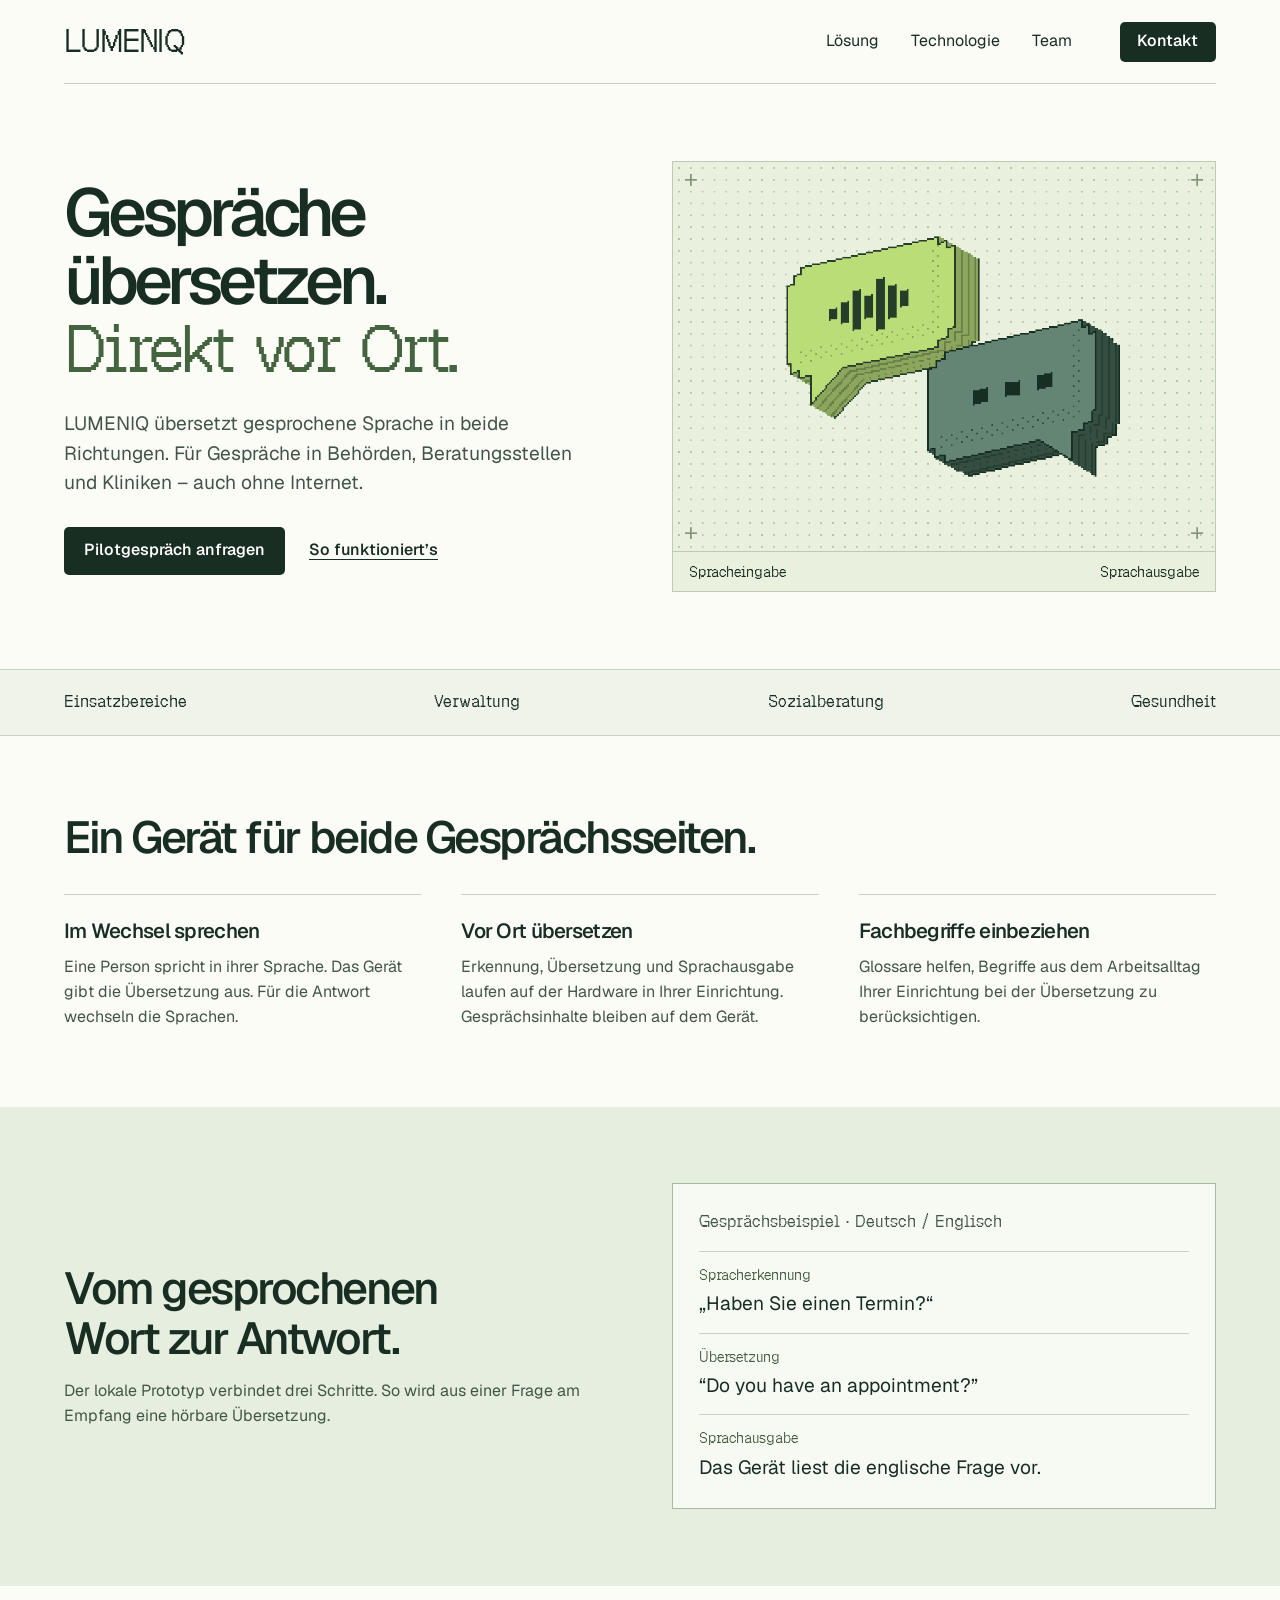
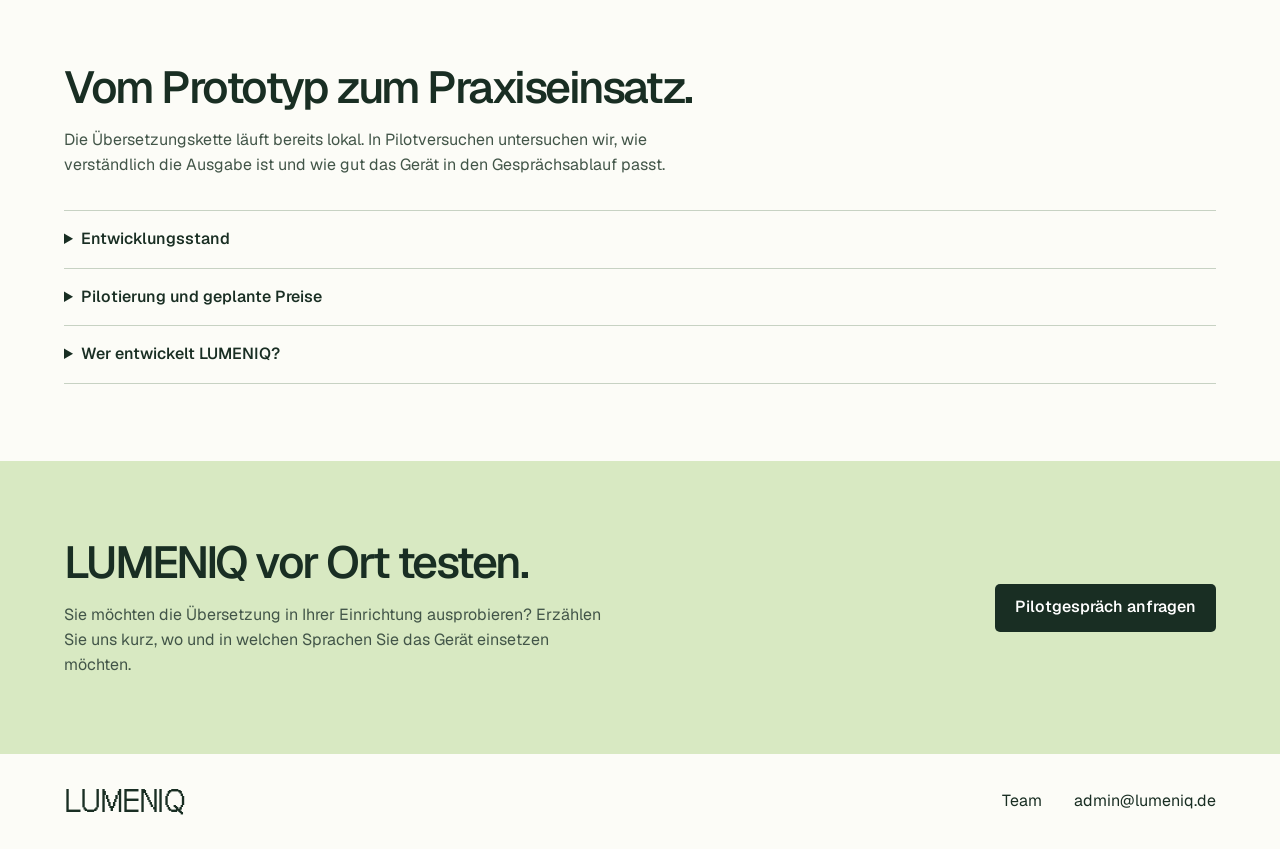
<file: index.html>
<!doctype html>
<html lang="de">
<head>
  <meta charset="utf-8">
  <meta name="viewport" content="width=device-width, initial-scale=1">
  <title>LUMENIQ | Lokale Live-Übersetzung</title>
  <meta name="description" content="Gespräche in Verwaltung, Beratung und Gesundheit direkt auf dem Gerät übersetzen. LUMENIQ und die Pilotierung kennenlernen.">
  <link rel="preload" href="assets/fonts/GeistPixel-Square.woff2" as="font" type="font/woff2" crossorigin>
  <link rel="stylesheet" href="styles.css">
  <script src="site.js" defer></script>
</head>
<body>
<a class="skip" href="#inhalt">Zum Inhalt</a>
<header class="wrap mast">
  <a class="brand" href="#hero">LUMENIQ</a>
  <nav aria-label="Hauptnavigation">
    <a href="#loesung">Lösung</a>
    <a href="#technologie">Technologie</a>
    <a href="team.html">Team</a>
  </nav>
  <a class="button compact" href="#kontakt">Kontakt</a>
</header>
<main id="inhalt">
<section class="wrap hero" id="hero">
  <div><h1>Gespräche übersetzen.<br><em>Direkt vor Ort.</em></h1>
  <p class="intro">LUMENIQ übersetzt gesprochene Sprache in beide Richtungen. Für Gespräche in Behörden, Beratungsstellen und Kliniken – auch ohne Internet.</p>
  <div class="actions"><a class="button" href="#kontakt">Pilotgespräch anfragen</a><a class="textlink" href="#technologie">So funktioniert’s</a></div></div>
  <figure><img src="assets/dialog.png" width="960" height="690" alt=""><figcaption><span>Spracheingabe</span><span>Sprachausgabe</span></figcaption></figure>
</section>
<div class="band" id="kennzahlen-trust"><div class="wrap sectors"><span>Einsatzbereiche</span><b>Verwaltung</b><b>Sozialberatung</b><b>Gesundheit</b></div></div>
<section class="wrap section" id="loesung">
<h2>Ein Gerät für beide Gesprächsseiten.</h2>
<div class="features">
<article><h3>Im Wechsel sprechen</h3><p>Eine Person spricht in ihrer Sprache. Das Gerät gibt die Übersetzung aus. Für die Antwort wechseln die Sprachen.</p></article>
<article><h3>Vor Ort übersetzen</h3><p>Erkennung, Übersetzung und Sprachausgabe laufen auf der Hardware in Ihrer Einrichtung. Gesprächsinhalte bleiben auf dem Gerät.</p></article>
<article><h3>Fachbegriffe einbeziehen</h3><p>Glossare helfen, Begriffe aus dem Arbeitsalltag Ihrer Einrichtung bei der Übersetzung zu berücksichtigen.</p></article>
</div></section>
<section class="tech" id="technologie"><div class="wrap split">
<div><h2>Vom gesprochenen Wort zur Antwort.</h2><p>Der lokale Prototyp verbindet drei Schritte. So wird aus einer Frage am Empfang eine hörbare Übersetzung.</p></div>
<div class="example"><p class="example-title">Gesprächsbeispiel · Deutsch / Englisch</p><dl><dt>Spracherkennung</dt><dd>„Haben Sie einen Termin?“</dd><dt>Übersetzung</dt><dd lang="en">“Do you have an appointment?”</dd><dt>Sprachausgabe</dt><dd>Das Gerät liest die englische Frage vor.</dd></dl></div></div></section>
<section class="wrap section" id="projektstand"><h2>Vom Prototyp zum Praxiseinsatz.</h2>
<p class="measure">Die Übersetzungskette läuft bereits lokal. In Pilotversuchen untersuchen wir, wie verständlich die Ausgabe ist und wie gut das Gerät in den Gesprächsablauf passt.</p>
<details><summary>Entwicklungsstand</summary><p>Spracherkennung, Übersetzung und Sprachausgabe sind integriert. Wir arbeiten an Reaktionszeit, Bedienung und einem wartungsfreundlichen Gehäuse.</p></details>
<details id="preise"><summary>Pilotierung und geplante Preise</summary><p>Für die begleitete Testphase ist eine kostenlose Pilotinstallation vorgesehen. Die bisherige Schätzung für die Standardlizenz liegt bei 3.000 bis 6.000 € pro System und Jahr, zuzüglich Einrichtung und optionaler Hardware. Für mehrere Standorte besprechen wir den Bedarf individuell.</p></details>
<details id="team-preview"><summary>Wer entwickelt LUMENIQ?</summary><p>Robert Linus Glenz, Joel Kypke und Julius Maximilian Waschl bringen Recht, Sprachverarbeitung und Hardwareentwicklung zusammen. <a class="textlink" href="team.html">Das Team kennenlernen</a></p></details>
</section><section class="contact" id="kontakt"><div class="wrap split">
<div><h2>LUMENIQ vor Ort testen.</h2><p>Sie möchten die Übersetzung in Ihrer Einrichtung ausprobieren? Erzählen Sie uns kurz, wo und in welchen Sprachen Sie das Gerät einsetzen möchten.</p></div>
<a class="button" href="mailto:admin@lumeniq.de">Pilotgespräch anfragen</a>
</div></section></main>
<footer class="wrap"><a class="brand" href="index.html">LUMENIQ</a><a href="team.html">Team</a><a href="mailto:admin@lumeniq.de">admin@lumeniq.de</a></footer>
</body></html>
</file>
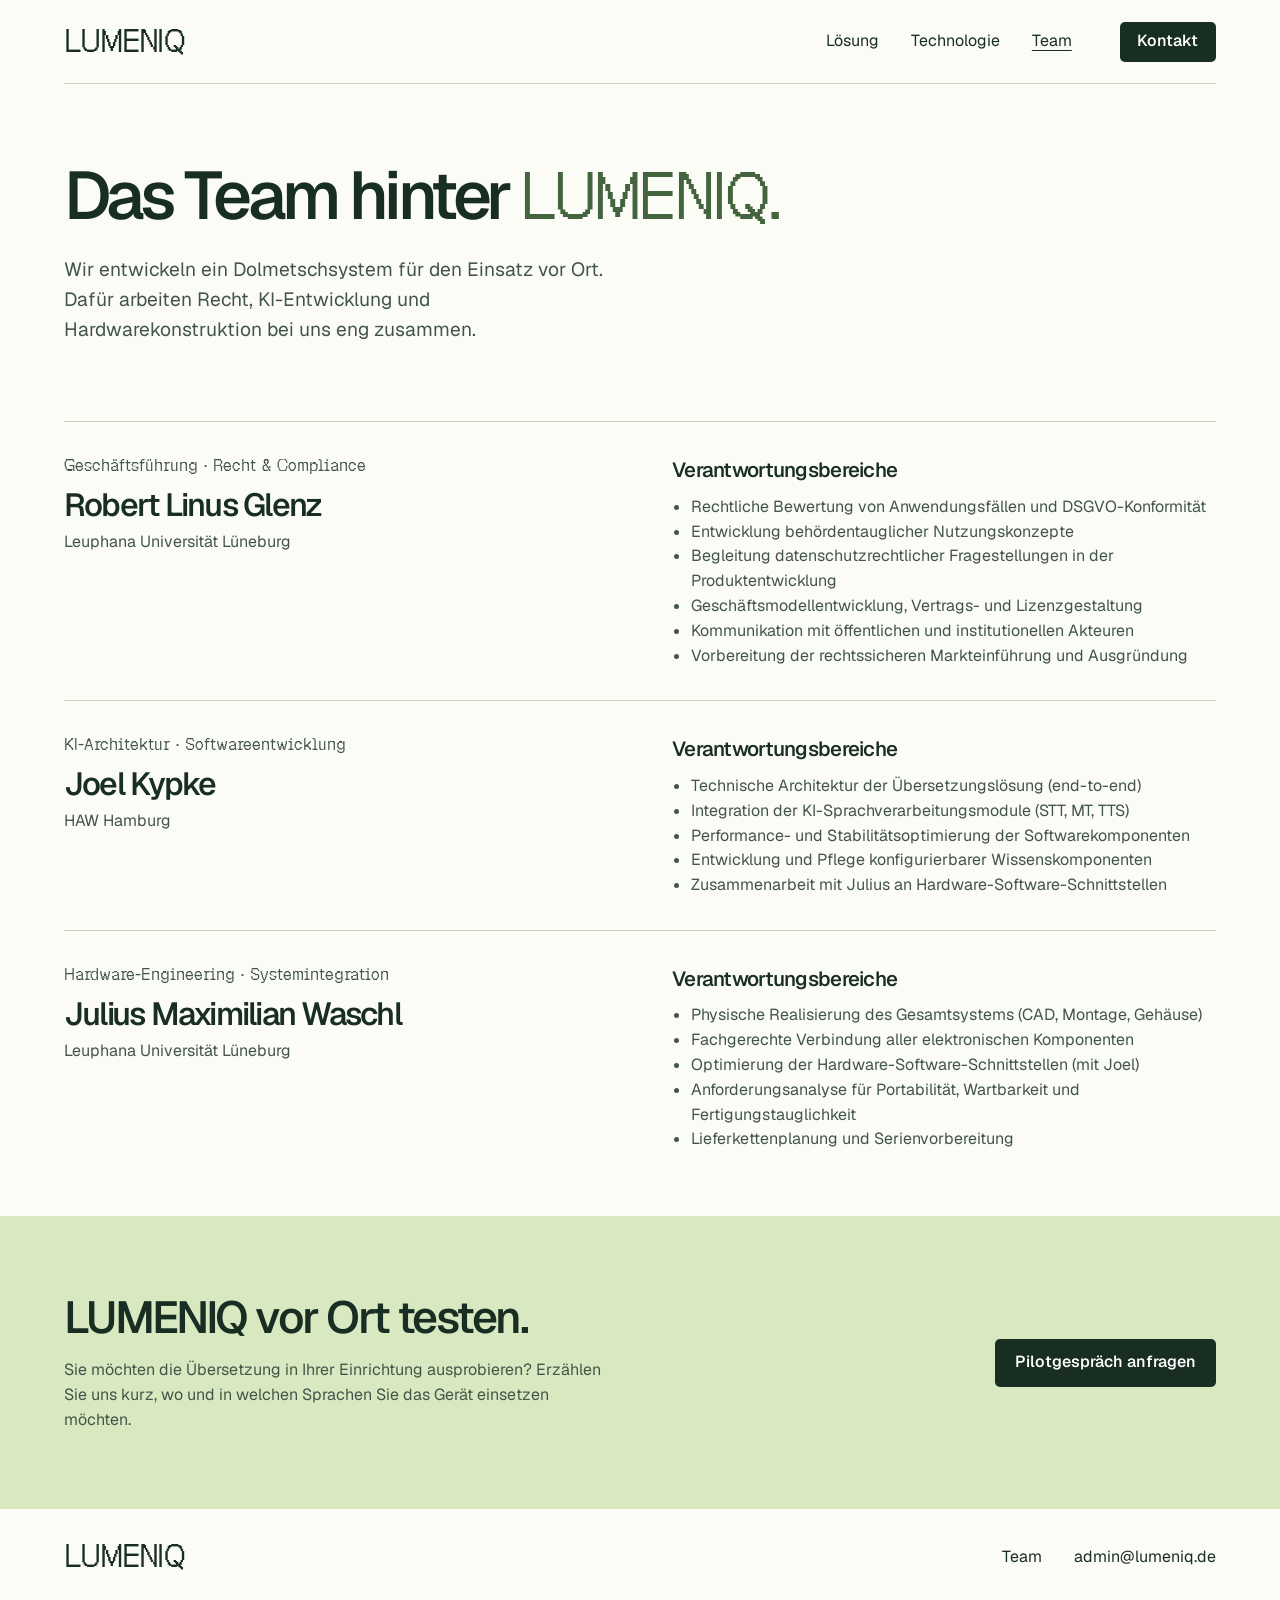
<file: team.html>
<!doctype html>
<html lang="de">
<head>
  <meta charset="utf-8">
  <meta name="viewport" content="width=device-width, initial-scale=1">
  <title>Team | LUMENIQ</title>
  <meta name="description" content="Das Gründungsteam hinter LUMENIQ und seine Aufgaben in Recht, Software und Hardware.">
  <link rel="preload" href="assets/fonts/GeistPixel-Square.woff2" as="font" type="font/woff2" crossorigin>
  <link rel="stylesheet" href="styles.css">
  <script src="site.js" defer></script>
</head>
<body>
<a class="skip" href="#inhalt">Zum Inhalt</a>
<header class="wrap mast">
  <a class="brand" href="index.html">LUMENIQ</a>
  <nav aria-label="Hauptnavigation">
    <a href="index.html#loesung">Lösung</a>
    <a href="index.html#technologie">Technologie</a>
    <a href="team.html" aria-current="page">Team</a>
  </nav>
  <a class="button compact" href="index.html#kontakt">Kontakt</a>
</header>
<main id="inhalt">
<section class="wrap team-head" id="team-hero"><h1>Das Team hinter <em>LUMENIQ.</em></h1><p class="intro">Wir entwickeln ein Dolmetschsystem für den Einsatz vor Ort. Dafür arbeiten Recht, KI-Entwicklung und Hardwarekonstruktion bei uns eng zusammen.</p></section>
<section class="wrap profiles" aria-label="Gründerprofile" id="gruender"><article class="profile"><div><p class="role">Geschäftsführung · Recht &amp; Compliance</p><h2>Robert Linus Glenz</h2><p>Leuphana Universität Lüneburg</p></div><div><h3>Verantwortungsbereiche</h3><ul><li>Rechtliche Bewertung von Anwendungsfällen und DSGVO-Konformität</li>
                  <li>Entwicklung behördentauglicher Nutzungskonzepte</li>
                  <li>Begleitung datenschutzrechtlicher Fragestellungen in der Produktentwicklung</li>
                  <li>Geschäftsmodellentwicklung, Vertrags- und Lizenzgestaltung</li>
                  <li>Kommunikation mit öffentlichen und institutionellen Akteuren</li>
                  <li>Vorbereitung der rechtssicheren Markteinführung und Ausgründung</li></ul></div></article>
<article class="profile"><div><p class="role">KI-Architektur · Softwareentwicklung</p><h2>Joel Kypke</h2><p>HAW Hamburg</p></div><div><h3>Verantwortungsbereiche</h3><ul><li>Technische Architektur der Übersetzungslösung (end-to-end)</li>
                  <li>Integration der KI-Sprachverarbeitungsmodule (STT, MT, TTS)</li>
                  <li>Performance- und Stabilitätsoptimierung der Softwarekomponenten</li>
                  <li>Entwicklung und Pflege konfigurierbarer Wissenskomponenten</li>
                  <li>Zusammenarbeit mit Julius an Hardware-Software-Schnittstellen</li></ul></div></article>
<article class="profile"><div><p class="role">Hardware-Engineering · Systemintegration</p><h2>Julius Maximilian Waschl</h2><p>Leuphana Universität Lüneburg</p></div><div><h3>Verantwortungsbereiche</h3><ul><li>Physische Realisierung des Gesamtsystems (CAD, Montage, Gehäuse)</li>
                  <li>Fachgerechte Verbindung aller elektronischen Komponenten</li>
                  <li>Optimierung der Hardware-Software-Schnittstellen (mit Joel)</li>
                  <li>Anforderungsanalyse für Portabilität, Wartbarkeit und Fertigungstauglichkeit</li>
                  <li>Lieferkettenplanung und Serienvorbereitung</li></ul></div></article>
</section><div id="team-kontakt"><section class="contact" id="kontakt"><div class="wrap split">
<div><h2>LUMENIQ vor Ort testen.</h2><p>Sie möchten die Übersetzung in Ihrer Einrichtung ausprobieren? Erzählen Sie uns kurz, wo und in welchen Sprachen Sie das Gerät einsetzen möchten.</p></div>
<a class="button" href="mailto:admin@lumeniq.de">Pilotgespräch anfragen</a>
</div></section></div></main>
<footer class="wrap"><a class="brand" href="index.html">LUMENIQ</a><a href="team.html">Team</a><a href="mailto:admin@lumeniq.de">admin@lumeniq.de</a></footer>
</body></html>
</file>
<file: styles.css>
@font-face {
  font-family: Geist;
  src: url("assets/fonts/Geist-Variable.woff2") format("woff2");
  font-weight: 100 900;
  font-display: swap;
}
@font-face {
  font-family: "Geist Pixel Square";
  src: url("assets/fonts/GeistPixel-Square.woff2") format("woff2");
  font-display: swap;
}
@font-face {
  font-family: "Geist Pixel Line";
  src: url("assets/fonts/GeistPixel-Line.woff2") format("woff2");
  font-display: swap;
}
:root {
  --paper: #fcfcf7;
  --ink: #192e23;
  --text: #425548;
  --line: #c7d2c3;
  --pixel: "Geist Pixel Square", monospace;
}
* { box-sizing: border-box; }
body { margin: 0; background: var(--paper); color: var(--ink); font: 1rem/1.55 Geist, system-ui, sans-serif; }
a { color: inherit; text-underline-offset: .22em; }
a:hover, summary:hover { color: #476b36; }
:focus-visible { outline: 3px solid #497a39; outline-offset: 4px; }
.skip { position: absolute; left: 1rem; top: -5rem; background: white; padding: .5rem; }
.skip:focus { top: .5rem; }
.wrap { width: min(1232px, 90%); margin-inline: auto; }
.mast, footer, .actions, nav, .brand, figcaption, .sectors { display: flex; align-items: center; }
.mast { min-height: 84px; gap: 3rem; border-bottom: 1px solid var(--line); }
.brand { font: 1.95rem/1 var(--pixel); letter-spacing: -.055em; text-decoration: none; }
nav { gap: 2rem; margin-left: auto; }
nav a, footer a { text-decoration: none; }
nav a:hover, nav [aria-current], footer a:hover { text-decoration: underline; }
.button { display: inline-flex; align-items: center; justify-content: center; min-height: 48px; padding: .72rem 1.25rem; background: var(--ink); color: white; border-radius: 5px; font-weight: 550; text-decoration: none; }
.button:hover { background: #37533e; color: white; }
.compact { min-height: 40px; padding: .43rem 1.1rem; }
.hero, .split, .profile { display: grid; grid-template-columns: 1fr 1fr; gap: clamp(2rem, 5vw, 5rem); align-items: center; }
.hero { padding-block: clamp(3rem, 6vw, 6rem); }
h1, h2, h3, p, figure, dl, dd { margin: 0; }
h1, h2, h3 { font-weight: 550; text-wrap: balance; }
h1 { font-size: clamp(3rem, 5.25vw, 5.25rem); line-height: 1.015; letter-spacing: -.068em; }
h1 em { display: inline-block; font: 400 .97em/1.08 var(--pixel); color: #44643f; letter-spacing: -.06em; }
.intro { font-size: clamp(1.05rem, 1.5vw, 1.26rem); max-width: 43ch; margin-top: 1.5rem; }
p, li { color: var(--text); }
.actions { flex-wrap: wrap; gap: 1rem 1.5rem; margin-top: 1.8rem; }
.textlink { font-weight: 550; }
figure { border: 1px solid #bdcbb3; background: #e9f1de; }
figure img { width: 100%; height: auto; display: block; }
figcaption { justify-content: space-between; padding: .65rem 1rem; font: .9rem var(--pixel); border-top: 1px solid #bdcbb3; }
.band { border-block: 1px solid var(--line); background: #eff3e9; }
.sectors { justify-content: space-between; gap: 1rem; padding-block: 1.25rem; }
.sectors span, .sectors b, .role, .example-title, dt, .pixel-number { font-family: var(--pixel); }
.sectors b { font-weight: 520; }
.section, .team-head, .tech, .contact { padding-block: clamp(3rem, 6vw, 5.5rem); }
h2 { font-size: clamp(2rem, 3.5vw, 3.25rem); line-height: 1.1; letter-spacing: -.055em; }
h3 { font-size: 1.28rem; letter-spacing: -.035em; margin-bottom: .55rem; }
.features { display: grid; grid-template-columns: repeat(3, 1fr); gap: 2.5rem; margin-top: 2rem; }
.features article, details, .profile { border-top: 1px solid var(--line); padding-top: 1.25rem; }
.tech { background: #e6efdf; }
.split p, .measure { margin-top: 1rem; max-width: 58ch; }
.example { padding: 1.6rem; border: 1px solid #a7b9a0; background: #f7faf3; }
.split .example-title { margin: 0 0 1rem; }
dt { margin-top: .85rem; padding-top: .75rem; border-top: 1px solid var(--line); font-size: .9rem; color: #466043; }
dd { font-size: 1.2rem; margin-top: .2rem; }
.measure { margin-bottom: 2rem; }
details { padding: 0; }
details:last-child { border-bottom: 1px solid var(--line); }
summary { cursor: pointer; padding: 1rem 0; font-weight: 550; }
details p { max-width: 74ch; margin-bottom: 1.25rem; }
.contact { background: #d8e9c2; }
.contact .button { justify-self: end; }
footer { padding-block: 2rem; gap: 2rem; flex-wrap: wrap; }
footer .brand { margin-right: auto; }
.team-head h1 { max-width: 16ch; }
.profile { padding-block: 2rem; align-items: start; }
.profile h2 { font-size: 2rem; margin-block: .5rem; }
.profile ul { padding-left: 1.2rem; margin: 0; }
.profiles { padding-bottom: 2rem; }
@media (max-width: 760px) {
  .mast { gap: 1rem; flex-wrap: wrap; padding-block: 1rem .65rem; }
  .mast .compact { margin-left: auto; }
  nav { order: 1; width: 100%; margin: 0; gap: 1.5rem; }
  nav a { padding-block: .4rem; }
  .hero, .split, .profile, .features { grid-template-columns: 1fr; gap: 1.5rem; }
  .hero { padding-block: 2.5rem 2rem; }
  .sectors { display: grid; grid-template-columns: repeat(2, 1fr); }
  .contact .button { justify-self: start; }
  footer { gap: 1rem; }
}
</file>
